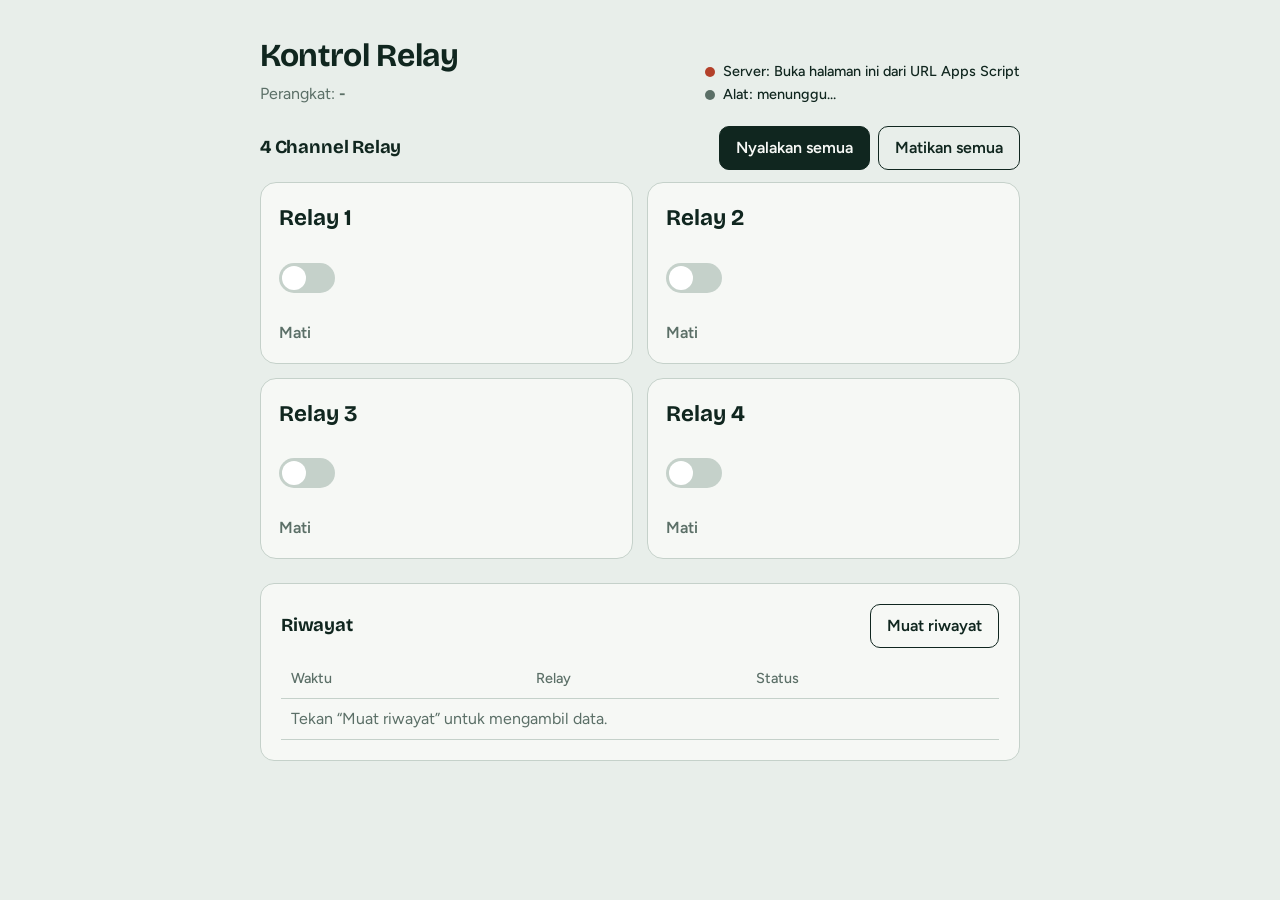
<file: Index.html>
<!DOCTYPE html>
<html lang="id">
<head>
  <meta charset="UTF-8">
  <title>Kontrol Relay 4 Channel</title>
  <link rel="preconnect" href="https://fonts.googleapis.com">
  <link rel="preconnect" href="https://fonts.gstatic.com" crossorigin>
  <link href="https://fonts.googleapis.com/css2?family=Bricolage+Grotesque:opsz,wght@12..96,500;12..96,700&family=Figtree:wght@400;500;600&display=swap" rel="stylesheet">
  <style>
:root{
  --bg:#E8EEEA; --panel:#F6F8F5; --ink:#10261F; --muted:#5B6F67;
  --line:#C5D1CA; --on:#E39B00; --ok:#2E7D5B; --bad:#B3402A;
  --head:"Bricolage Grotesque",system-ui,sans-serif;
  --body:"Figtree",system-ui,sans-serif;
  color-scheme:light;
}
*{box-sizing:border-box}
html,body{margin:0}
body{background:var(--bg);color:var(--ink);font-family:var(--body);line-height:1.5;
  padding:max(16px,env(safe-area-inset-top)) 16px 40px}
main,.top{max-width:760px;margin:0 auto}
.top{display:flex;justify-content:space-between;align-items:flex-end;gap:16px;padding:16px 0 20px;flex-wrap:wrap}
h1,h2{font-family:var(--head);margin:0;letter-spacing:-.01em}
h1{font-size:2rem}
h2{font-size:1.15rem}
.device{margin:2px 0 0;color:var(--muted)}
.statuses{display:flex;flex-direction:column;gap:2px;font-size:.9rem;font-weight:500}
.status{display:flex;align-items:center;gap:8px}
.dot{width:10px;height:10px;border-radius:50%;background:var(--muted)}
.status.online .dot{background:var(--ok)}
.status.offline .dot{background:var(--bad)}

.row{display:flex;justify-content:space-between;align-items:center;gap:12px;flex-wrap:wrap;margin-bottom:12px}
.row h2{margin:0}
.actions{display:flex;gap:8px;flex-wrap:wrap}

.tiles{display:grid;grid-template-columns:1fr 1fr;gap:14px;margin-bottom:24px}
.tile{display:flex;flex-direction:column;align-items:flex-start;justify-content:space-between;gap:28px;
  min-height:150px;padding:18px;border-radius:16px;border:1px solid var(--line);background:var(--panel);
  color:var(--ink);text-align:left;cursor:pointer;transition:background .2s,border-color .2s}
.tile .name{font-family:var(--head);font-weight:700;font-size:1.4rem}
.tile .state{font-size:1rem;font-weight:600;color:var(--muted)}
.tile .track{width:56px;height:30px;border-radius:15px;background:var(--line);position:relative;transition:background .2s}
.tile .track::after{content:"";position:absolute;top:3px;left:3px;width:24px;height:24px;border-radius:50%;background:#fff;transition:transform .2s}
.tile[aria-checked="true"]{background:var(--on);border-color:var(--on)}
.tile[aria-checked="true"] .state{color:var(--ink)}
.tile[aria-checked="true"] .track{background:var(--ink)}
.tile[aria-checked="true"] .track::after{transform:translateX(26px)}
.tile:active{transform:scale(.98)}
.tile,button{touch-action:manipulation;-webkit-tap-highlight-color:transparent}

.panel{background:var(--panel);border:1px solid var(--line);border-radius:14px;padding:20px}
button{font:inherit;font-weight:600;padding:9px 16px;border-radius:10px;border:1px solid var(--ink);background:var(--ink);color:var(--panel);cursor:pointer}
button.ghost{background:transparent;color:var(--ink)}
button.tile{padding:18px;font-weight:inherit}
button:disabled{opacity:.5;cursor:wait}
button:focus-visible{outline:3px solid var(--ink);outline-offset:2px}
.table-wrap{overflow-x:auto}
table{width:100%;border-collapse:collapse;min-width:380px}
th,td{text-align:left;padding:8px 10px;border-bottom:1px solid var(--line)}
th{color:var(--muted);font-weight:500;font-size:.9rem}
.empty{color:var(--muted)}

.toast{position:fixed;left:50%;bottom:calc(20px + env(safe-area-inset-bottom));transform:translate(-50%,20px);
  background:var(--ink);color:var(--panel);padding:10px 18px;border-radius:10px;opacity:0;pointer-events:none;transition:.25s}
.toast.show{opacity:1;transform:translate(-50%,0)}
@media (max-width:420px){.tile{min-height:130px}.tile .name{font-size:1.2rem}}
@media (prefers-reduced-motion:reduce){*{transition:none!important}}

  </style>
</head>
<body>
  <header class="top">
    <div>
      <h1>Kontrol Relay</h1>
      <p class="device">Perangkat: <strong id="deviceId">-</strong></p>
    </div>
    <div class="statuses">
      <div class="status" id="cloudStatus" role="status"><span class="dot"></span><span>Server: <span id="cloudText">menghubungkan…</span></span></div>
      <div class="status" id="deviceStatus" role="status"><span class="dot"></span><span>Alat: <span id="deviceText">menunggu…</span></span></div>
    </div>
  </header>

  <main>
    <section aria-label="Relay">
      <div class="row">
        <h2>4 Channel Relay</h2>
        <div class="actions">
          <button id="btnAllOn">Nyalakan semua</button>
          <button id="btnAllOff" class="ghost">Matikan semua</button>
        </div>
      </div>
      <div class="tiles" id="tiles"></div>
    </section>

    <section class="panel history" aria-label="Riwayat">
      <div class="row">
        <h2>Riwayat</h2>
        <button id="btnLoad" class="ghost">Muat riwayat</button>
      </div>
      <div class="table-wrap">
        <table>
          <thead><tr><th>Waktu</th><th>Relay</th><th>Status</th></tr></thead>
          <tbody id="historyBody"><tr><td colspan="3" class="empty">Tekan “Muat riwayat” untuk mengambil data.</td></tr></tbody>
        </table>
      </div>
    </section>
  </main>

  <div class="toast" id="toast" role="alert"></div>
  <script>
// Ubah nama relay di sini (key harus sama dengan RELAYS di Code.gs)
const RELAYS = [
  { key: "relay1", name: "Relay 1" },
  { key: "relay2", name: "Relay 2" },
  { key: "relay3", name: "Relay 3" },
  { key: "relay4", name: "Relay 4" }
];
const POLL_MS = 2500;          // seberapa sering dashboard menyegarkan status
const OFFLINE_AFTER_MS = 20000; // alat dianggap offline jika tidak ada sinyal selama ini

const $ = (s) => document.querySelector(s);
const names = {};
RELAYS.forEach((r) => (names[r.key] = r.name));
let inflight = false, pending = 0, toastTimer;

function server(fn, ...args) {
  return new Promise((resolve, reject) => {
    if (typeof google === "undefined" || !google.script || !google.script.run) {
      return reject(new Error("Buka halaman ini dari URL Apps Script"));
    }
    google.script.run.withSuccessHandler(resolve)
      .withFailureHandler((e) => reject(new Error((e && e.message) || String(e))))[fn](...args);
  });
}

function toast(msg) {
  const el = $("#toast");
  el.textContent = msg; el.classList.add("show");
  clearTimeout(toastTimer); toastTimer = setTimeout(() => el.classList.remove("show"), 2800);
}
function paint(sel, label, ok, text) {
  $(sel).className = "status " + (ok === null ? "" : ok ? "online" : "offline");
  $(label).textContent = text;
}
const setServer = (ok, text) => paint("#cloudStatus", "#cloudText", ok, text);
const setDevice = (ok, text) => paint("#deviceStatus", "#deviceText", ok, text);

function renderRelays(relays) {
  document.querySelectorAll(".tile").forEach((t) => {
    const on = !!relays[t.dataset.key];
    t.setAttribute("aria-checked", String(on));
    t.querySelector(".state").textContent = on ? "Nyala" : "Mati";
  });
}
function render(r) {
  $("#deviceId").textContent = r.deviceId;
  renderRelays(r.relays);
  if (r.ageMs === null) setDevice(null, "belum ada sinyal");
  else if (r.ageMs < OFFLINE_AFTER_MS) setDevice(true, "online");
  else setDevice(false, "offline");
}

async function poll() {
  if (inflight || pending > 0 || document.hidden) return;
  inflight = true;
  try {
    const r = await server("getState");
    if (!r.ok) throw new Error(r.error);
    setServer(true, "terhubung");
    if (pending === 0) render(r);
  } catch (e) { setServer(false, e.message); }
  inflight = false;
}

async function send(fn, args, optimistic) {
  renderRelays(optimistic);
  pending++;
  try {
    const r = await server(fn, ...args);
    if (!r.ok) throw new Error(r.error);
    render(r);
  } catch (e) { toast("Gagal mengirim: " + e.message); }
  pending--;
  if (pending === 0) poll();
}
const current = () => {
  const o = {};
  document.querySelectorAll(".tile").forEach((t) => (o[t.dataset.key] = t.getAttribute("aria-checked") === "true"));
  return o;
};

async function loadHistory() {
  $("#btnLoad").disabled = true;
  try {
    const r = await server("getHistory", 20);
    if (!r.ok) throw new Error(r.error);
    $("#historyBody").innerHTML = r.rows.length
      ? r.rows.map((x) => `<tr><td>${new Date(x.timestamp).toLocaleString("id-ID")}</td><td>${names[x.relay] || x.relay}</td><td>${x.state ? "Nyala" : "Mati"}</td></tr>`).join("")
      : `<tr><td colspan="3" class="empty">Belum ada riwayat tersimpan.</td></tr>`;
  } catch (e) { toast(e.message); }
  $("#btnLoad").disabled = false;
}

$("#tiles").innerHTML = RELAYS.map((r) =>
  `<button class="tile" role="switch" aria-checked="false" data-key="${r.key}">
     <span class="name">${r.name}</span><span class="track"></span><span class="state">Mati</span>
   </button>`).join("");
document.querySelectorAll(".tile").forEach((t) => t.addEventListener("click", () => {
  const v = t.getAttribute("aria-checked") !== "true";
  send("setRelay", [t.dataset.key, v], { ...current(), [t.dataset.key]: v });
}));
const all = (v) => { const o = {}; RELAYS.forEach((r) => (o[r.key] = v)); send("setAll", [v], o); };
$("#btnAllOn").addEventListener("click", () => all(true));
$("#btnAllOff").addEventListener("click", () => all(false));
$("#btnLoad").addEventListener("click", loadHistory);

poll();
setInterval(poll, POLL_MS);
document.addEventListener("visibilitychange", () => { if (!document.hidden) poll(); });

  </script>
</body>
</html>
</file>
